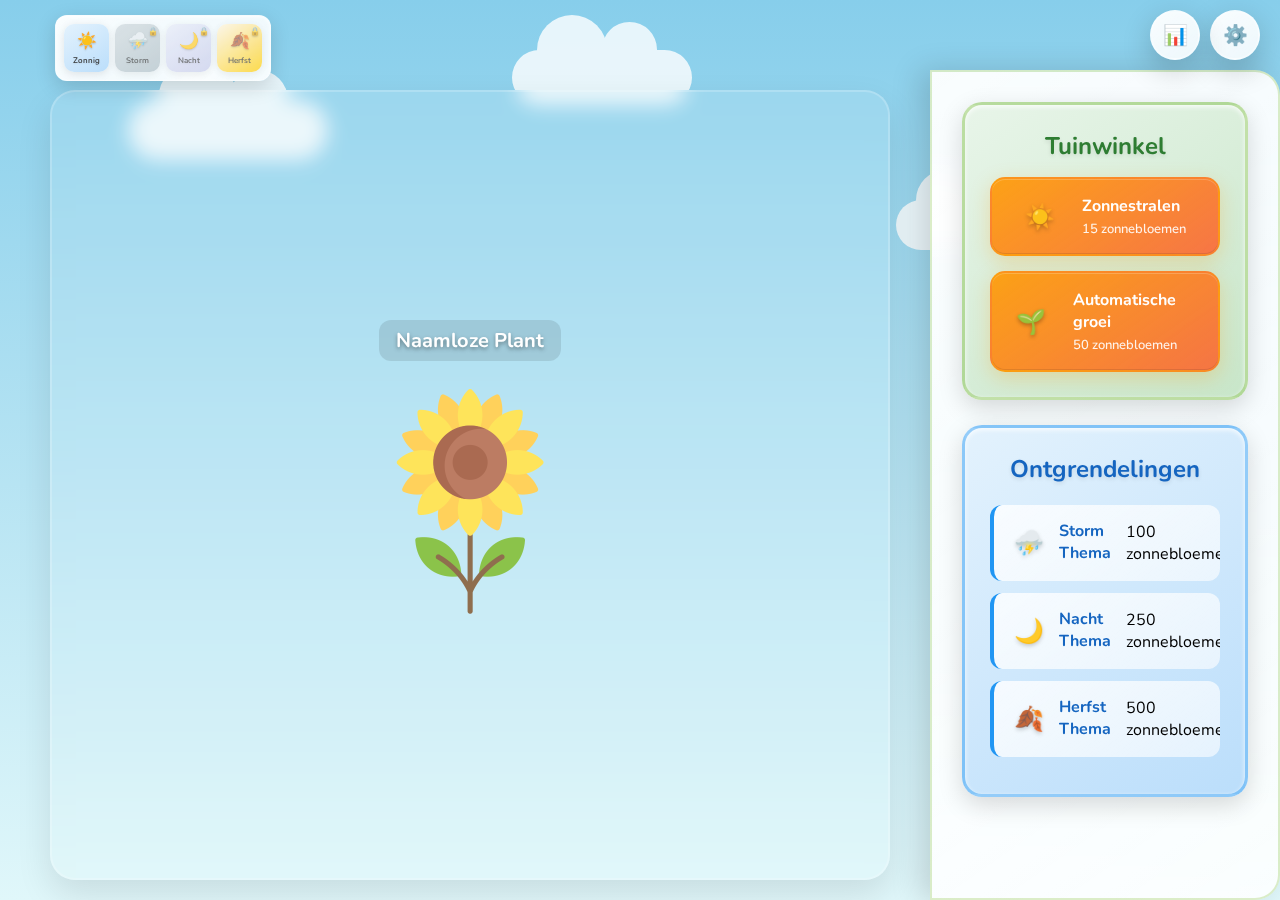
<file: Cookie clicker/index.html>
<!DOCTYPE html>
<html lang="nl">
<head>
    <meta charset="UTF-8">
    <meta name="viewport" content="width=device-width, initial-scale=1.0">
    <title>Zonnebloem Kweker</title>
    <link rel="stylesheet" href="style.css">
    <link href="https://fonts.googleapis.com/css2?family=Nunito:wght@400;700&display=swap" rel="stylesheet">
</head>
<body>
    <!-- Thema controls (verborgen radio buttons) -->
    <div class="theme-controls">
        <input type="radio" name="theme" id="theme-default" checked>
        <input type="radio" name="theme" id="theme-storm" class="theme-locked">
        <input type="radio" name="theme" id="theme-night" class="theme-locked">
        <input type="radio" name="theme" id="theme-autumn" class="theme-locked">
       
        <!-- Unlock checkboxes (gesimuleerde progressie) -->
        <input type="checkbox" id="unlock-storm" class="unlock-checkbox">
        <input type="checkbox" id="unlock-night" class="unlock-checkbox">
        <input type="checkbox" id="unlock-autumn" class="unlock-checkbox">
    </div>
   
    <!-- Achtergrond elementen voor alle thema's -->
    <div class="sky"></div>
    <div class="clouds default-clouds">
        <div class="cloud cloud1"></div>
        <div class="cloud cloud2"></div>
        <div class="cloud cloud3"></div>
    </div>
   
    <!-- Storm thema elementen -->
    <div class="storm-clouds">
        <div class="storm-cloud storm-cloud1"></div>
        <div class="storm-cloud storm-cloud2"></div>
        <div class="storm-cloud storm-cloud3"></div>
        <div class="storm-cloud storm-cloud4"></div>
        <div class="lightning lightning1"></div>
        <div class="lightning lightning2"></div>
        <div class="lightning lightning3"></div>
        <div class="rain rain1"></div>
        <div class="rain rain2"></div>
        <div class="rain rain3"></div>
        <div class="storm-fog"></div>
    </div>
   
    <!-- Nacht thema elementen -->
    <div class="night-sky">
        <div class="star star1"></div>
        <div class="star star2"></div>
        <div class="star star3"></div>
        <div class="star star4"></div>
        <div class="star star5"></div>
        <div class="shooting-star shooting-star1"></div>
        <div class="shooting-star shooting-star2"></div>
        <div class="shooting-star shooting-star3"></div>
        <div class="shooting-star shooting-star4"></div>
        <div class="shooting-star shooting-star5"></div>
        <div class="moon"></div>
    </div>
   
    <!-- Herfst thema elementen -->
    <div class="autumn-background">
        <div class="falling-leaf leaf1"></div>
        <div class="falling-leaf leaf2"></div>
        <div class="falling-leaf leaf3"></div>
        <div class="falling-leaf leaf4"></div>
        <div class="falling-leaf leaf5"></div>
        <div class="falling-leaf leaf6"></div>
        <div class="falling-leaf leaf7"></div>
        <div class="falling-leaf leaf8"></div>
        <div class="falling-leaf leaf9"></div>
        <div class="falling-leaf leaf10"></div>
    </div>
   
    <!-- Thema selectie (links boven) -->
    <div class="theme-selector">
        <div class="theme-options">
            <label for="theme-default" class="theme-option theme-default-option">
                <span class="theme-icon">☀️</span>
                <span class="theme-name">Zonnig</span>
            </label>
           
            <label for="theme-storm" class="theme-option theme-storm-option">
                <span class="theme-icon">⛈️</span>
                <span class="theme-name">Storm</span>
                <span class="theme-lock">🔒</span>
            </label>
           
            <label for="theme-night" class="theme-option theme-night-option">
                <span class="theme-icon">🌙</span>
                <span class="theme-name">Nacht</span>
                <span class="theme-lock">🔒</span>
            </label>
           
            <label for="theme-autumn" class="theme-option theme-autumn-option">
                <span class="theme-icon">🍂</span>
                <span class="theme-name">Herfst</span>
                <span class="theme-lock">🔒</span>
            </label>
        </div>
    </div>

    <!-- Settings Button -->
    <div class="settings-button" id="settingsButton">
        ⚙️
    </div>

    <!-- Stats Button -->
    <div class="stats-button" id="statsButton">
        📊
    </div>

    <!-- Settings Panel -->
    <div class="settings-panel" id="settingsPanel">
        <h3 class="settings-title">Instellingen</h3>
        <div class="volume-control">
            <label class="volume-label" for="volumeSlider">Volume</label>
            <input type="range" id="volumeSlider" class="volume-slider" min="0" max="100" value="50">
            <div class="volume-value" id="volumeValue">50%</div>
        </div>
    </div>

    <!-- Stats Panel -->
    <div class="stats-panel" id="statsPanel">
        <h3 class="stats-panel-title">📊 Statistieken</h3>
        <div class="stats-grid">
            <div class="stat-item">
                <span class="stat-icon">🌻</span>
                <div class="stat-info">
                    <span class="stat-label">Totaal Zonnebloemen</span>
                    <span class="stat-value" id="totalFlowers">0</span>
                </div>
            </div>
            <div class="stat-item">
                <span class="stat-icon">👆</span>
                <div class="stat-info">
                    <span class="stat-label">Totaal Clicks</span>
                    <span class="stat-value" id="totalClicks">0</span>
                </div>
            </div>
            <div class="stat-item">
                <span class="stat-icon">⚡</span>
                <div class="stat-info">
                    <span class="stat-label">Per Seconde</span>
                    <span class="stat-value" id="perSecond">0</span>
                </div>
            </div>
            <div class="stat-item">
                <span class="stat-icon">🏪</span>
                <div class="stat-info">
                    <span class="stat-label">Upgrades Gekocht</span>
                    <span class="stat-value" id="upgradesBought">0</span>
                </div>
            </div>
            <div class="stat-item">
                <span class="stat-icon">🎯</span>
                <div class="stat-info">
                    <span class="stat-label">Per Klik</span>
                    <span class="stat-value" id="perClick">1</span>
                </div>
            </div>
        </div>
    </div>
   
    <div class="game-layout">
        <!-- Hoofdgedeelte met zonnebloem -->
        <div class="main-area">   
            <div class="plant-name-container">
                <h2 id="plant-name" contenteditable="true" spellcheck="false">Naamloze Plant</h2>
            </div>       
            <div class="garden">
                <label class="sunflower-button" for="click-counter">
                    <img src="Images/sunflower.png" alt="Zonnebloem" class="sunflower-image" draggable="false">
                    <div class="click-effect"></div>
                </label>
                <!-- Verborgen counter voor klikken -->
                <input type="checkbox" id="click-counter" class="click-counter">
            </div>
        </div>
       
        <!-- Zijpaneel met upgrades en unlocks -->
        <div class="side-panel">
            <div class="panel-content">
                <div class="shop-container">
                    <h2 class="shop-title">Tuinwinkel</h2>
                    <div class="upgrade-buttons">
                        <div class="upgrade-btn" id="mousePowerBtn">
                            <span class="upgrade-icon">☀️</span>
                            <span class="upgrade-info">
                                <span class="upgrade-name">Zonnestralen</span>
                                <span class="upgrade-cost">15 zonnebloemen</span>
                            </span>
                        </div>
                        <div class="upgrade-btn" id="autoClickerBtn">
                            <span class="upgrade-icon">🌱</span>
                            <span class="upgrade-info">
                                <span class="upgrade-name">Automatische groei</span>
                                <span class="upgrade-cost">50 zonnebloemen</span>
                            </span>
                        </div>
                    </div>
                </div>
               
                <div class="unlocks-container">
                    <h2 class="unlocks-title">Ontgrendelingen</h2>
                    <div class="unlocks-list">
                        <div class="unlock-item" id="storm-unlock">
                            <span class="unlock-icon">⛈️</span>
                            <span class="unlock-name">Storm Thema</span>
                            <span class="unlock-status">100 zonnebloemen</span>
                        </div>
                        <div class="unlock-item" id="night-unlock">
                            <span class="unlock-icon">🌙</span>
                            <span class="unlock-name">Nacht Thema</span>
                            <span class="unlock-status">250 zonnebloemen</span>
                        </div>
                        <div class="unlock-item" id="autumn-unlock">
                            <span class="unlock-icon">🍂</span>
                            <span class="unlock-name">Herfst Thema</span>
                            <span class="unlock-status">500 zonnebloemen</span>
                        </div>
                    </div>
                </div>
            </div>
        </div>
    </div>
 
    <script src="script.js"></script>
</body>
</html>
</file>
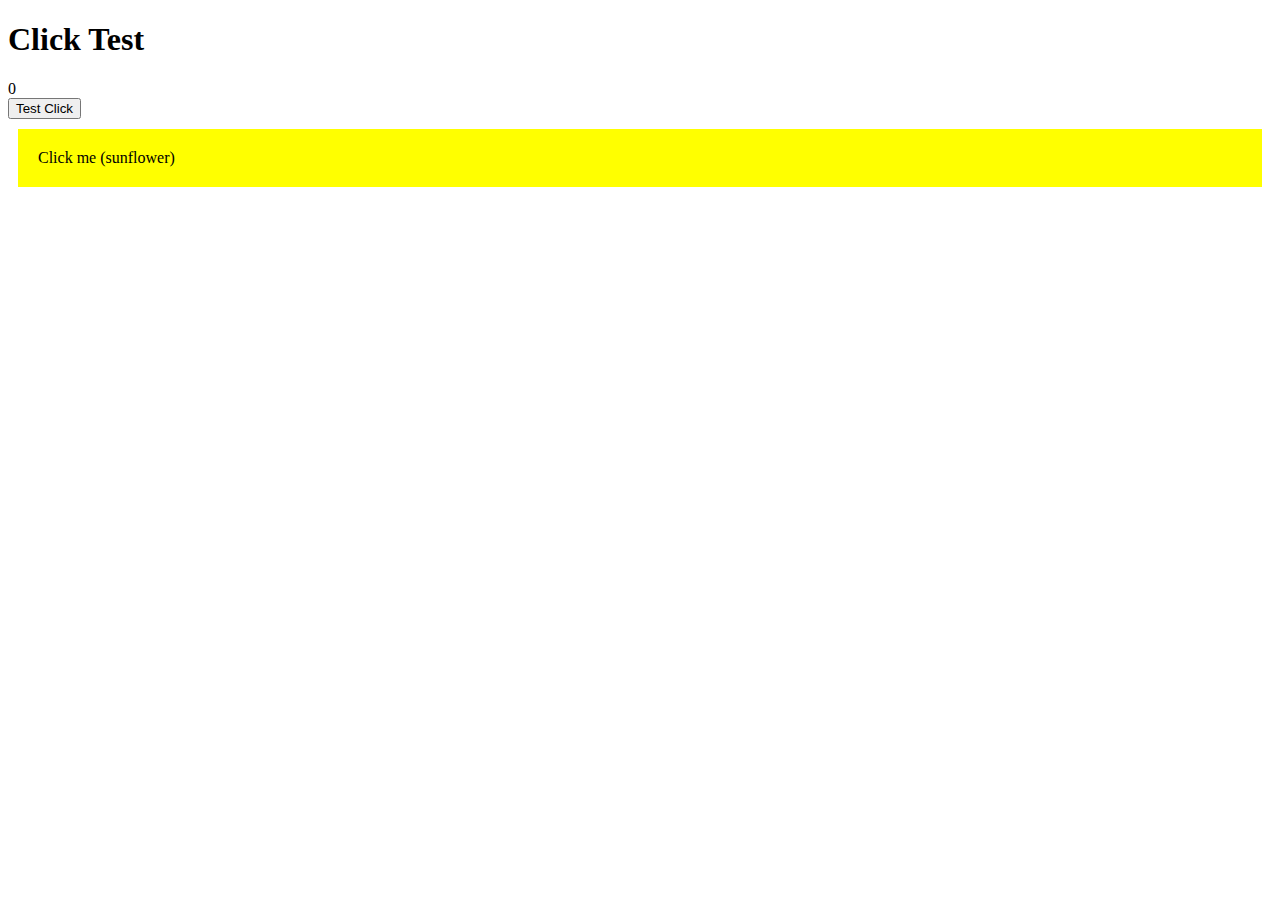
<file: Cookie clicker/test-click.html>
<!DOCTYPE html>
<html lang="nl">
<head>
    <meta charset="UTF-8">
    <meta name="viewport" content="width=device-width, initial-scale=1.0">
    <title>Click Test</title>
</head>
<body>
    <h1>Click Test</h1>
    <div id="counter">0</div>
    <button id="testButton">Test Click</button>
    <div class="sunflower-button" style="padding: 20px; background: yellow; cursor: pointer; margin: 10px;">
        Click me (sunflower)
    </div>

    <script>
        console.log('Test script loaded');
        
        let count = 0;
        
        function updateDisplay() {
            document.getElementById('counter').textContent = count;
        }
        
        function click() {
            console.log('Click function called');
            count++;
            updateDisplay();
        }
        
        document.addEventListener('DOMContentLoaded', () => {
            console.log('DOM loaded');
            
            // Test button
            const testBtn = document.getElementById('testButton');
            if (testBtn) {
                testBtn.onclick = click;
                console.log('Test button click handler set');
            }
            
            // Sunflower button
            const sunflower = document.querySelector('.sunflower-button');
            if (sunflower) {
                sunflower.onclick = click;
                console.log('Sunflower click handler set');
            }
        });
    </script>
</body>
</html>
</file>
<file: Cookie clicker/style.css>
* {
    margin: 0;
    padding: 0;
    box-sizing: border-box;
}

/* Hide scrollbars for all browsers while keeping functionality */
* {
    scrollbar-width: none; /* Firefox */
    -ms-overflow-style: none; /* Internet Explorer 10+ */
}

*::-webkit-scrollbar {
    display: none; /* Safari and Chrome */
}

body {
    margin: 0;
    padding: 0;
    font-family: 'Nunito', sans-serif;
    height: 100vh;
    width: 100vw;
    overflow: hidden;
    position: relative;
    display: flex;
    flex-direction: column;
}

/* Verborgen controls */
.theme-controls {
    position: absolute;
    left: -9999px;
}

.click-counter {
    position: absolute;
    left: -9999px;
}

.unlock-checkbox {
    position: absolute;
    left: -9999px;
}

/* Basis achtergrond (standaard thema) */
.sky {
    position: fixed;
    top: 0;
    left: 0;
    width: 100%;
    height: 100%;
    background: linear-gradient(to bottom, #87CEEB, #e0f7fa);
    z-index: -10;
    transition: all 0.5s ease;
}

/* Standaard wolken */
.clouds {
    position: fixed;
    top: 0;
    left: 0;
    width: 100%;
    height: 100%;
    z-index: -9;
    opacity: 0;
    transition: opacity 0.5s ease;
}

.default-clouds {
    opacity: 1;
}

.cloud {
    position: absolute;
    background: white;
    border-radius: 50px;
    opacity: 0.8;
}

.cloud:before, .cloud:after {
    content: '';
    position: absolute;
    background: white;
    border-radius: 50%;
}

.cloud1 {
    width: 200px;
    height: 60px;
    top: 100px;
    left: 10%;
    animation: float 30s linear infinite;
}

.cloud1:before {
    width: 80px;
    height: 80px;
    top: -40px;
    left: 30px;
}

.cloud1:after {
    width: 60px;
    height: 60px;
    top: -30px;
    left: 100px;
}

.cloud2 {
    width: 150px;
    height: 50px;
    top: 200px;
    left: 70%;
    animation: float 25s linear infinite;
}

.cloud2:before {
    width: 60px;
    height: 60px;
    top: -30px;
    left: 20px;
}

.cloud2:after {
    width: 50px;
    height: 50px;
    top: -25px;
    left: 80px;
}

.cloud3 {
    width: 180px;
    height: 55px;
    top: 50px;
    left: 40%;
    animation: float 35s linear infinite;
}

.cloud3:before {
    width: 70px;
    height: 70px;
    top: -35px;
    left: 25px;
}

.cloud3:after {
    width: 55px;
    height: 55px;
    top: -28px;
    left: 90px;
}

@keyframes float {
    0% {
        transform: translateX(0);
    }
    50% {
        transform: translateX(200px);
    }
    100% {
        transform: translateX(0);
    }
}

/* Storm thema elementen */
.storm-clouds {
    position: fixed;
    top: 0;
    left: 0;
    width: 100%;
    height: 100%;
    z-index: -9;
    opacity: 0;
    transition: opacity 0.5s ease;
}

.storm-cloud {
    position: absolute;
    background: linear-gradient(145deg, #2c3e50, #34495e);
    border-radius: 50px;
    opacity: 0.95;
    filter: drop-shadow(0 0 20px rgba(0, 0, 0, 0.5));
    box-shadow: inset 0 -10px 20px rgba(0, 0, 0, 0.3);
}

.storm-cloud:before, .storm-cloud:after {
    content: '';
    position: absolute;
    background: linear-gradient(145deg, #1a252f, #2c3e50);
    border-radius: 50%;
    box-shadow: inset 0 -5px 15px rgba(0, 0, 0, 0.4);
}

.storm-cloud1 {
    width: 250px;
    height: 80px;
    top: 70px;
    left: 20%;
    animation: stormFloat 15s linear infinite;
}

.storm-cloud1:before {
    width: 100px;
    height: 100px;
    top: -50px;
    left: 40px;
}

.storm-cloud1:after {
    width: 80px;
    height: 80px;
    top: -40px;
    left: 120px;
}

.storm-cloud2 {
    width: 200px;
    height: 70px;
    top: 150px;
    left: 60%;
    animation: stormFloat 18s linear infinite reverse;
}

.storm-cloud2:before {
    width: 90px;
    height: 90px;
    top: -45px;
    left: 30px;
}

.storm-cloud2:after {
    width: 70px;
    height: 70px;
    top: -35px;
    left: 100px;
}

.storm-cloud3 {
    width: 180px;
    height: 60px;
    top: 40px;
    left: 50%;
    animation: stormFloat 20s linear infinite;
    animation-delay: -5s;
}

.storm-cloud3:before {
    width: 80px;
    height: 80px;
    top: -40px;
    left: 20px;
}

.storm-cloud3:after {
    width: 60px;
    height: 60px;
    top: -30px;
    left: 90px;
}

.storm-cloud4 {
    width: 220px;
    height: 75px;
    top: 120px;
    left: 10%;
    animation: stormFloat 25s linear infinite reverse;
    animation-delay: -10s;
}

.storm-cloud4:before {
    width: 95px;
    height: 95px;
    top: -48px;
    left: 35px;
}

.storm-cloud4:after {
    width: 75px;
    height: 75px;
    top: -38px;
    left: 110px;
}

.lightning {
    position: absolute;
    width: 3px;
    height: 120px;
    background: linear-gradient(to bottom, #ffffff, #e3f2fd, #ffffff);
    transform-origin: top;
    opacity: 0;
    box-shadow: 0 0 10px #ffffff, 0 0 20px #81d4fa, 0 0 30px #ffffff;
    border-radius: 2px;
}

.lightning1 {
    top: 150px;
    left: 30%;
    animation: lightning 5s infinite;
    animation-delay: 1s;
}

.lightning2 {
    top: 100px;
    left: 65%;
    animation: lightning 7s infinite;
    animation-delay: 3s;
}

.lightning3 {
    top: 130px;
    left: 80%;
    animation: lightning 6s infinite;
    animation-delay: 2s;
    height: 140px;
}

/* Regendruppels */
.raindrop {
    position: absolute;
    width: 2px;
    height: 15px;
    background: linear-gradient(to bottom, rgba(173, 216, 230, 0.8), rgba(135, 206, 235, 0.9));
    border-radius: 0 0 50% 50%;
    animation: rainFall 1s linear infinite;
    pointer-events: none;
    opacity: 0.7;
    will-change: transform;
}

.raindrop1 { left: 5%; animation-delay: 0s; animation-duration: 0.8s; }
.raindrop2 { left: 12%; animation-delay: 0.1s; animation-duration: 1.2s; }
.raindrop3 { left: 18%; animation-delay: 0.3s; animation-duration: 0.9s; }
.raindrop4 { left: 25%; animation-delay: 0.5s; animation-duration: 1.1s; }
.raindrop5 { left: 32%; animation-delay: 0.2s; animation-duration: 1.0s; }
.raindrop6 { left: 40%; animation-delay: 0.7s; animation-duration: 0.85s; }
.raindrop7 { left: 47%; animation-delay: 0.4s; animation-duration: 1.15s; }
.raindrop8 { left: 55%; animation-delay: 0.6s; animation-duration: 0.95s; }
.raindrop9 { left: 62%; animation-delay: 0.8s; animation-duration: 1.05s; }
.raindrop10 { left: 70%; animation-delay: 0.1s; animation-duration: 0.9s; }
.raindrop11 { left: 77%; animation-delay: 0.9s; animation-duration: 1.3s; }
.raindrop12 { left: 85%; animation-delay: 0.3s; animation-duration: 0.8s; }
.raindrop13 { left: 92%; animation-delay: 0.5s; animation-duration: 1.1s; }
.raindrop14 { left: 8%; animation-delay: 0.7s; animation-duration: 1.0s; }
.raindrop15 { left: 95%; animation-delay: 0.2s; animation-duration: 0.9s; }

.storm-fog {
    position: absolute;
    top: 0;
    left: 0;
    width: 100%;
    height: 100%;
    background: radial-gradient(ellipse at center, rgba(44, 62, 80, 0.1) 0%, transparent 70%);
    opacity: 0.6;
    animation: fogMove 30s ease-in-out infinite;
    pointer-events: none;
}

@keyframes stormFloat {
    0% {
        transform: translateX(0);
    }
    50% {
        transform: translateX(150px);
    }
    100% {
        transform: translateX(0);
    }
}

@keyframes lightning {
    0% {
        opacity: 0;
        transform: scaleY(0);
    }
    1% {
        opacity: 1;
        transform: scaleY(1);
    }
    2% {
        opacity: 0;
        transform: scaleY(0);
    }
    3% {
        opacity: 1;
        transform: scaleY(1);
    }
    4% {
        opacity: 0;
        transform: scaleY(0);
    }
    100% {
        opacity: 0;
        transform: scaleY(0);
    }
}

@keyframes rainFall {
    0% {
        top: -20px;
        opacity: 0;
    }
    10% {
        opacity: 0.7;
    }
    90% {
        opacity: 0.7;
    }
    100% {
        top: 100vh;
        opacity: 0;
    }
}

@keyframes fogMove {
    0% {
        transform: translateX(-20px) translateY(-10px);
        opacity: 0.4;
    }
    50% {
        transform: translateX(20px) translateY(10px);
        opacity: 0.8;
    }
    100% {
        transform: translateX(-20px) translateY(-10px);
        opacity: 0.4;
    }
}

/* Nacht thema elementen */
.night-sky {
    position: fixed;
    top: 0;
    left: 0;
    width: 100%;
    height: 100%;
    background: linear-gradient(to bottom, #0a0e2c, #1a237e);
    z-index: -9;
    opacity: 0;
    transition: opacity 0.5s ease;
}

.star {
    position: absolute;
    width: 3px;
    height: 3px;
    background-color: white;
    border-radius: 50%;
    animation: twinkle 3s infinite;
}

.star1 {
    top: 10%;
    left: 20%;
    animation-delay: 0s;
}

.star2 {
    top: 15%;
    left: 50%;
    animation-delay: 0.5s;
}

.star3 {
    top: 25%;
    left: 80%;
    animation-delay: 1s;
}

.star4 {
    top: 40%;
    left: 30%;
    animation-delay: 1.5s;
}

.star5 {
    top: 35%;
    left: 70%;
    animation-delay: 2s;
}

.moon {
    position: absolute;
    top: 80px;
    left: 70%;
    width: 80px;
    height: 80px;
    background-color: #f5f5f5;
    border-radius: 50%;
    box-shadow: 0 0 20px rgba(255, 255, 255, 0.8);
}

@keyframes twinkle {
    0% {
        opacity: 0.3;
        transform: scale(1);
    }
    50% {
        opacity: 1;
        transform: scale(1.5);
    }
    100% {
        opacity: 0.3;
        transform: scale(1);
    }
}

/* Vallende sterren */
.shooting-star {
    position: absolute;
    width: 4px;
    height: 4px;
    background: #ffffff;
    border-radius: 50%;
    opacity: 0;
    pointer-events: none;
    box-shadow: 0 0 8px #ffffff, 0 0 16px #ffffff;
    will-change: transform, opacity;
}

.shooting-star::before {
    content: '';
    position: absolute;
    top: 1px;
    left: 1px;
    width: 150px;
    height: 2px;
    background: linear-gradient(to right, rgba(255, 255, 255, 0.3), rgba(255, 255, 255, 1), rgba(255, 255, 255, 0));
    transform-origin: right center;
    transform: rotate(-45deg);
    box-shadow: 0 0 10px rgba(255, 255, 255, 0.9), 0 0 20px rgba(135, 206, 250, 0.6);
    border-radius: 2px;
}

.shooting-star1 {
    top: 5%;
    left: 80%;
    animation: shootingStar 4s linear infinite;
    animation-delay: 1s;
}

.shooting-star2 {
    top: 15%;
    left: 90%;
    animation: shootingStar 5s linear infinite;
    animation-delay: 3s;
}

.shooting-star3 {
    top: 8%;
    left: 75%;
    animation: shootingStar 4.5s linear infinite;
    animation-delay: 6s;
}

.shooting-star4 {
    top: 20%;
    left: 85%;
    animation: shootingStar 5.5s linear infinite;
    animation-delay: 8s;
}

.shooting-star5 {
    top: 12%;
    left: 95%;
    animation: shootingStar 4.8s linear infinite;
    animation-delay: 10s;
}

.shooting-star6 {
    top: 8%;
    left: 70%;
    animation: shootingStar 5.2s linear infinite;
    animation-delay: 2s;
}

.shooting-star7 {
    top: 25%;
    left: 88%;
    animation: shootingStar 4.3s linear infinite;
    animation-delay: 4s;
}

.shooting-star8 {
    top: 18%;
    left: 92%;
    animation: shootingStar 5.8s linear infinite;
    animation-delay: 7s;
}

.shooting-star9 {
    top: 6%;
    left: 82%;
    animation: shootingStar 4.7s linear infinite;
    animation-delay: 9s;
}

.shooting-star10 {
    top: 22%;
    left: 78%;
    animation: shootingStar 5.1s linear infinite;
    animation-delay: 12s;
}

.shooting-star11 {
    top: 14%;
    left: 86%;
    animation: shootingStar 4.9s linear infinite;
    animation-delay: 1.5s;
}

.shooting-star12 {
    top: 28%;
    left: 94%;
    animation: shootingStar 5.4s linear infinite;
    animation-delay: 5.5s;
}

.shooting-star13 {
    top: 10%;
    left: 76%;
    animation: shootingStar 4.6s linear infinite;
    animation-delay: 8.5s;
}

.shooting-star14 {
    top: 16%;
    left: 90%;
    animation: shootingStar 5.3s linear infinite;
    animation-delay: 11.5s;
}

.shooting-star15 {
    top: 4%;
    left: 84%;
    animation: shootingStar 4.4s linear infinite;
    animation-delay: 3.5s;
}

.shooting-star16 {
    top: 26%;
    left: 72%;
    animation: shootingStar 5.6s linear infinite;
    animation-delay: 6.5s;
}

.shooting-star17 {
    top: 20%;
    left: 96%;
    animation: shootingStar 4.8s linear infinite;
    animation-delay: 13s;
}

.shooting-star18 {
    top: 7%;
    left: 74%;
    animation: shootingStar 5.0s linear infinite;
    animation-delay: 2.5s;
}

.shooting-star19 {
    top: 24%;
    left: 80%;
    animation: shootingStar 4.5s linear infinite;
    animation-delay: 14.5s;
}

.shooting-star20 {
    top: 11%;
    left: 98%;
    animation: shootingStar 5.7s linear infinite;
    animation-delay: 0.5s;
}

@keyframes shootingStar {
    0% {
        opacity: 0;
        transform: translateX(0) translateY(0) scale(0);
    }
    5% {
        opacity: 1;
        transform: translateX(0) translateY(0) scale(1);
    }
    25% {
        opacity: 1;
        transform: translateX(-400px) translateY(300px) scale(1);
    }
    35% {
        opacity: 0.5;
        transform: translateX(-500px) translateY(400px) scale(0.8);
    }
    100% {
        opacity: 0;
        transform: translateX(-600px) translateY(500px) scale(0);
    }
}

/* Herfst thema elementen */
.autumn-background {
    position: fixed;
    top: 0;
    left: 0;
    width: 100%;
    height: 100%;
    background: linear-gradient(to bottom, #ff9800, #f57c00);
    z-index: -9;
    opacity: 0;
    transition: opacity 0.5s ease;
}

.falling-leaf {
    position: absolute;
    width: 20px;
    height: 20px;
    background-color: #e65100;
    border-radius: 30% 70% 70% 30% / 30% 30% 70% 70%;
    animation: falling 10s linear infinite;
    will-change: transform;
}

.leaf1 {
    top: -20px;
    left: 20%;
    animation-delay: 0s;
}

.leaf2 {
    top: -20px;
    left: 40%;
    animation-delay: 2s;
    background-color: #ff9800;
}

.leaf3 {
    top: -20px;
    left: 60%;
    animation-delay: 4s;
    background-color: #ffb74d;
}

.leaf4 {
    top: -20px;
    left: 80%;
    animation-delay: 6s;
    background-color: #ff5722;
}

.leaf5 {
    top: -20px;
    left: 10%;
    animation-delay: 8s;
    background-color: #bf360c;
}

.leaf6 {
    top: -20px;
    left: 30%;
    animation-delay: 1s;
    background-color: #ffab40;
}

.leaf7 {
    top: -20px;
    left: 50%;
    animation-delay: 3s;
    background-color: #d84315;
}

.leaf8 {
    top: -20px;
    left: 70%;
    animation-delay: 5s;
    background-color: #ff6d00;
}

.leaf9 {
    top: -20px;
    left: 90%;
    animation-delay: 7s;
    background-color: #e65100;
}

.leaf10 {
    top: -20px;
    left: 0%;
    animation-delay: 9s;
    background-color: #ff9800;
}

@keyframes falling {
    0% {
        top: -20px;
        transform: rotate(0deg) translateX(0);
    }
    100% {
        top: 100vh;
        transform: rotate(360deg) translateX(100px);
    }
}

/* Thema selectie (links boven) */
.theme-selector {
    position: absolute;
    top: 15px;
    left: 55px;
    z-index: 1000;
    background: linear-gradient(145deg, rgba(255, 255, 255, 0.95), rgba(255, 255, 255, 0.85));
    backdrop-filter: blur(15px);
    border-radius: 12px;
    padding: 8px;
    box-shadow: 
        0 6px 20px rgba(0, 0, 0, 0.15),
        inset 0 1px 3px rgba(255, 255, 255, 0.8);
    border: 1px solid rgba(255, 255, 255, 0.3);
}

.theme-options {
    display: flex;
    flex-direction: row;
    gap: 6px;
}

.theme-option {
    display: flex;
    flex-direction: column;
    align-items: center;
    padding: 6px;
    border-radius: 10px;
    cursor: pointer;
    position: relative;
    width: 45px;
    transition: all 0.3s cubic-bezier(0.4, 0, 0.2, 1);
    box-shadow: 0 2px 8px rgba(0, 0, 0, 0.1);
}

.theme-option:hover {
    transform: translateY(-2px);
    box-shadow: 0 4px 12px rgba(0, 0, 0, 0.15);
}

.theme-default-option {
    background: linear-gradient(145deg, #E3F2FD, #BBDEFB);
}

.theme-storm-option {
    background: linear-gradient(145deg, #CFD8DC, #B0BEC5);
    opacity: 0.7;
}

.theme-night-option {
    background: linear-gradient(145deg, #E8EAF6, #C5CAE9);
    opacity: 0.7;
}

.theme-autumn-option {
    background: linear-gradient(145deg, #FFF3E0, #FFCC02);
    opacity: 0.7;
}

.theme-icon {
    font-size: 16px;
    margin-bottom: 3px;
    text-shadow: 0 1px 2px rgba(0, 0, 0, 0.2);
}

.theme-name {
    font-size: 8px;
    font-weight: 600;
    color: #333;
    text-shadow: 0 1px 2px rgba(0, 0, 0, 0.1);
}

.theme-lock {
    position: absolute;
    top: 2px;
    right: 2px;
    font-size: 8px;
    text-shadow: 0 1px 2px rgba(0, 0, 0, 0.3);
}

/* Hoofdlayout */
.game-layout {
    display: flex;
    width: 100%;
    height: 100vh;
    padding-top: 70px;
    gap: 20px;
}

/* Linkerkant stats */
.left-stats {
    width: 320px;
    padding: 20px;
}

.detailed-stats {
    background: linear-gradient(145deg, rgba(255, 255, 255, 0.95), rgba(255, 255, 255, 0.85));
    backdrop-filter: blur(15px);
    border-radius: 25px;
    padding: 30px;
    box-shadow: 
        0 15px 35px rgba(0, 0, 0, 0.15),
        inset 0 2px 5px rgba(255, 255, 255, 0.8);
    border: 2px solid rgba(255, 255, 255, 0.3);
    margin-top: 45px;
}

.stats-title {
    color: #6366f1;
    font-size: 24px;
    font-weight: 700;
    margin-bottom: 25px;
    text-align: center;
    text-shadow: 0 2px 4px rgba(0, 0, 0, 0.1);
}

.detailed-stats .stat-item {
    display: flex;
    align-items: center;
    padding: 15px;
    margin-bottom: 12px;
    background: linear-gradient(145deg, rgba(255, 255, 255, 0.7), rgba(255, 255, 255, 0.5));
    border-radius: 15px;
    box-shadow: 0 4px 12px rgba(0, 0, 0, 0.1);
    transition: all 0.3s ease;
}

.detailed-stats .stat-item:hover {
    transform: translateX(5px);
    box-shadow: 0 6px 20px rgba(0, 0, 0, 0.15);
}

.stat-icon {
    font-size: 28px;
    margin-right: 15px;
    text-shadow: 0 2px 4px rgba(0, 0, 0, 0.2);
}

.stat-info {
    display: flex;
    flex-direction: column;
    flex: 1;
}

.stat-label {
    font-size: 14px;
    color: #666;
    font-weight: 500;
    margin-bottom: 3px;
}

.detailed-stats .stat-value {
    font-size: 20px;
    font-weight: 700;
    color: #6366f1;
}

.main-area {
    flex: 1;
    display: flex;
    flex-direction: column;
    justify-content: center;
    align-items: center;
    padding: 40px;
    background: rgba(255, 255, 255, 0.1);
    backdrop-filter: blur(10px);
    margin: 20px;
    border-radius: 25px;
    border: 2px solid rgba(255, 255, 255, 0.2);
    box-shadow: 0 15px 35px rgba(0, 0, 0, 0.1);
    margin-left: 50px;
}

.side-panel {
    width: 350px;
    height: 100%;
    background: linear-gradient(145deg, rgba(255, 255, 255, 0.95), rgba(255, 255, 255, 0.85));
    backdrop-filter: blur(15px);
    border-left: none;
    box-shadow: -10px 0 30px rgba(0, 0, 0, 0.15);
    transition: all 0.5s ease;
    overflow-y: auto;
    overflow-x: hidden;
    border-radius: 0 25px 25px 0;
    border: 2px solid rgba(139, 195, 74, 0.3);
}

.panel-content {
    padding: 30px;
    height: 100%;
    overflow-y: auto;
}

/* Stats container */
.stats-container {
    display: none;
}

/* Sunflower Counter */
.sunflower-counter {
    display: flex;
    align-items: center;
    justify-content: center;
    gap: 10px;
    background: linear-gradient(145deg, rgba(255, 255, 255, 0.95), rgba(255, 255, 255, 0.85));
    backdrop-filter: blur(15px);
    border-radius: 20px;
    padding: 15px 25px;
    margin: 20px auto;
    box-shadow: 
        0 8px 25px rgba(0, 0, 0, 0.15),
        inset 0 2px 5px rgba(255, 255, 255, 0.8);
    border: 2px solid rgba(255, 193, 7, 0.3);
    transition: all 0.3s ease;
}

/* Tooltip Styles */
.tooltip {
    position: absolute;
    background: rgba(0, 0, 0, 0.9);
    color: white;
    padding: 8px 12px;
    border-radius: 6px;
    font-size: 14px;
    font-weight: 500;
    white-space: nowrap;
    z-index: 1000;
    pointer-events: none;
    opacity: 0;
    transform: translateX(-50%) translateY(-10px);
    transition: opacity 0.2s ease, transform 0.2s ease;
    box-shadow: 0 4px 12px rgba(0, 0, 0, 0.3);
    border: 1px solid rgba(255, 255, 255, 0.1);
    bottom: 100%;
    left: 50%;
    margin-bottom: 5px;
    max-width: 200px;
    text-align: center;
}

.tooltip.show {
    opacity: 1 !important;
    transform: translateX(-50%) translateY(0) !important;
    transition: opacity 0.2s ease, transform 0.2s ease;
}

/* Make tooltips more visible */
.tooltip {
    font-size: 12px;
    font-weight: 600;
    background: rgba(0, 0, 0, 0.95);
    border: 2px solid rgba(255, 255, 255, 0.2);
}

.tooltip::after {
    content: '';
    position: absolute;
    top: 100%;
    left: 50%;
    transform: translateX(-50%);
    border-left: 5px solid transparent;
    border-right: 5px solid transparent;
    border-top: 5px solid rgba(0, 0, 0, 0.9);
}

/* Theme-aware tooltip styles */
#theme-storm:checked ~ * .tooltip,
body:has(#theme-storm:checked) .tooltip {
    background: rgba(69, 90, 100, 0.95);
    border-color: rgba(176, 190, 197, 0.3);
}

#theme-storm:checked ~ * .tooltip::after,
body:has(#theme-storm:checked) .tooltip::after {
    border-top-color: rgba(69, 90, 100, 0.95);
}

#theme-night:checked ~ * .tooltip,
body:has(#theme-night:checked) .tooltip {
    background: rgba(26, 35, 126, 0.95);
    border-color: rgba(197, 202, 233, 0.3);
}

#theme-night:checked ~ * .tooltip::after,
body:has(#theme-night:checked) .tooltip::after {
    border-top-color: rgba(26, 35, 126, 0.95);
}

#theme-autumn:checked ~ * .tooltip,
body:has(#theme-autumn:checked) .tooltip {
    background: rgba(191, 54, 12, 0.95);
    border-color: rgba(255, 204, 188, 0.3);
}

#theme-autumn:checked ~ * .tooltip::after,
body:has(#theme-autumn:checked) .tooltip::after {
    border-top-color: rgba(191, 54, 12, 0.95);
}

/* Tooltip positioning classes */
.tooltip.tooltip-left {
    left: 10px;
    transform: translateY(-10px);
}

.tooltip.tooltip-left.show {
    transform: translateY(0);
}

.tooltip.tooltip-left::after {
    left: 20px;
}

.tooltip.tooltip-right {
    right: 10px;
    left: auto;
    transform: translateY(-10px);
}

.tooltip.tooltip-right.show {
    transform: translateY(0);
}

.tooltip.tooltip-right::after {
    left: auto;
    right: 20px;
}

.counter-value {
    font-size: 32px;
    font-weight: 700;
    color: #FF9800;
    text-shadow: 0 2px 4px rgba(0, 0, 0, 0.2);
    min-width: 60px;
    text-align: center;
}

.counter-label {
    font-size: 16px;
    font-weight: 600;
    color: #333;
    text-shadow: 0 1px 2px rgba(0, 0, 0, 0.1);
}

/* Garden */
.garden {
    position: relative;
    width: 300px;
    height: 300px;
    background: transparent;
    border-radius: 50%;
    overflow: visible;
    transition: all 0.3s ease;
    margin: 0 auto;
}

.garden:before {
    display: none;
}

.sunflower-button {
    width: 256px;
    height: 256px;
    cursor: pointer;
    position: absolute;
    top: 50%;
    left: 50%;
    transform: translate(-50%, -50%);
    transition: all 0.15s ease;
    z-index: 1;
    display: block;
    border-radius: 50%;
    background: none;
    padding: 0;
    border: none;
    outline: none;
    user-select: none;
    -webkit-user-select: none;
    -moz-user-select: none;
    -ms-user-select: none;
    -webkit-user-drag: none;
    -khtml-user-drag: none;
    -moz-user-drag: none;
    -o-user-drag: none;
}

.sunflower-button:hover {
    transform: translate(-50%, -50%) scale(1.05);
}

.sunflower-button:active {
    transform: translate(-50%, -50%) scale(0.95);
    transition: all 0.05s ease;
}

.sunflower-image {
    width: 100%;
    height: 100%;
    object-fit: cover;
    border-radius: 50%;
    transition: all 0.15s ease;
    user-select: none;
    -webkit-user-select: none;
    -moz-user-select: none;
    -ms-user-select: none;
    -webkit-user-drag: none;
    -khtml-user-drag: none;
    -moz-user-drag: none;
    -o-user-drag: none;
    pointer-events: none;
}

.click-effect {
    position: absolute;
    width: 80px;
    height: 80px;
    background: radial-gradient(circle, rgba(255,255,0,0.8) 0%, rgba(255,255,0,0) 70%);
    border-radius: 50%;
    pointer-events: none;
    opacity: 0;
    transform: scale(0);
    margin-top: -40px;
    margin-left: -40px;
    z-index: 10;
    will-change: transform, opacity;
}

@keyframes clickPulse {
    0% {
        opacity: 0;
        transform: scale(0);
    }
    50% {
        opacity: 1;
        transform: scale(1.2);
    }
    100% {
        opacity: 0;
        transform: scale(1.5);
    }
}

/* Shop container */
.shop-container {
    background: linear-gradient(145deg, #E8F5E9, #C8E6C9);
    border-radius: 20px;
    padding: 25px;
    margin-bottom: 25px;
    box-shadow: 
        0 8px 25px rgba(0, 0, 0, 0.15),
        inset 0 2px 5px rgba(255, 255, 255, 0.8);
    border: 3px solid rgba(139, 195, 74, 0.4);
    transition: all 0.5s ease;
    backdrop-filter: blur(10px);
}

.shop-title {
    color: #2E7D32;
    font-size: 24px;
    margin-bottom: 15px;
    font-weight: 700;
    text-align: center;
    text-shadow: 0 2px 4px rgba(0, 0, 0, 0.1);
}


.upgrade-buttons {
    display: flex;
    flex-direction: column;
    gap: 15px;
}

.upgrade-btn {
    background: linear-gradient(145deg, #FF9800, #F57C00);
    color: white;
    border: none;
    padding: 15px;
    border-radius: 15px;
    cursor: pointer;
    font-size: 15px;
    font-weight: 600;
    transition: transform 0.2s ease, box-shadow 0.2s ease;
    display: flex;
    align-items: center;
    text-align: left;
    box-shadow: 
        0 6px 15px rgba(255, 152, 0, 0.3),
        inset 0 2px 5px rgba(255, 255, 255, 0.3);
    border-bottom: 4px solid #E65100;
    position: relative;
    overflow: hidden;
    will-change: transform, box-shadow;
}

.upgrade-btn:hover {
    background: linear-gradient(145deg, #FFB74D, #FF9800);
    transform: translateY(-2px);
    box-shadow: 
        0 8px 20px rgba(255, 152, 0, 0.4),
        inset 0 2px 5px rgba(255, 255, 255, 0.4);
}

.upgrade-btn:active {
    transform: translateY(-1px);
    border-bottom-width: 2px;
}

.upgrade-icon {
    font-size: 24px;
    margin-right: 15px;
    display: inline-block;
    text-shadow: 0 2px 4px rgba(0, 0, 0, 0.3);
}

.upgrade-info {
    display: flex;
    flex-direction: column;
}

.upgrade-name {
    font-weight: 700;
    font-size: 16px;
    margin-bottom: 3px;
}

.upgrade-cost {
    font-size: 13px;
    opacity: 0.9;
    font-weight: 500;
}

/* Auto-Clicker Upgrades Section */
.autoclicker-section {
    margin-top: 20px;
    padding-top: 20px;
    border-top: 2px solid rgba(76, 175, 80, 0.3);
    opacity: 0;
    max-height: 0;
    overflow: hidden;
    transition: opacity 0.3s ease, max-height 0.3s ease;
    will-change: opacity, max-height;
}

.shop-container:hover .autoclicker-section {
    opacity: 1;
    max-height: 400px;
    overflow-y: auto;
    padding-right: 5px;
}

.autoclicker-title {
    color: #4CAF50;
    font-size: 18px;
    margin-bottom: 15px;
    font-weight: 700;
    text-align: center;
    text-shadow: 0 2px 4px rgba(0, 0, 0, 0.1);
    background: linear-gradient(145deg, rgba(76, 175, 80, 0.1), rgba(139, 195, 74, 0.1));
    padding: 10px;
    border-radius: 12px;
    border: 1px solid rgba(76, 175, 80, 0.2);
}

.autoclicker-buttons {
    display: flex;
    flex-direction: column;
    gap: 12px;
}

/* Custom scrollbar for auto-clicker section */
.autoclicker-section::-webkit-scrollbar {
    width: 6px;
}

.autoclicker-section::-webkit-scrollbar-track {
    background: rgba(76, 175, 80, 0.1);
    border-radius: 3px;
}

.autoclicker-section::-webkit-scrollbar-thumb {
    background: rgba(76, 175, 80, 0.6);
    border-radius: 3px;
}

.autoclicker-section::-webkit-scrollbar-thumb:hover {
    background: rgba(76, 175, 80, 0.8);
}


.autoclicker-upgrade {
    background: linear-gradient(145deg, #4CAF50, #388E3C) !important;
    border-bottom-color: #2E7D32 !important;
    color: white !important;
    box-shadow: 
        0 6px 15px rgba(76, 175, 80, 0.3),
        inset 0 2px 5px rgba(255, 255, 255, 0.3);
    will-change: transform, box-shadow;
}

.autoclicker-upgrade:hover {
    background: linear-gradient(145deg, #66BB6A, #4CAF50) !important;
    box-shadow: 
        0 10px 25px rgba(76, 175, 80, 0.4),
        inset 0 2px 5px rgba(255, 255, 255, 0.4);
}

.autoclicker-upgrade .upgrade-name {
    color: white !important;
    text-shadow: 0 2px 4px rgba(0, 0, 0, 0.3);
}

.autoclicker-upgrade .upgrade-cost {
    color: rgba(255, 255, 255, 0.9) !important;
    text-shadow: 0 1px 2px rgba(0, 0, 0, 0.3);
}

.upgrade-boost {
    font-size: 11px;
    color: #E8F5E9;
    font-weight: 600;
    margin-top: 3px;
    font-style: italic;
    text-shadow: 0 1px 2px rgba(0, 0, 0, 0.3);
}

/* Unlocks container */
.unlocks-container {
    background: linear-gradient(145deg, #E3F2FD, #BBDEFB);
    border-radius: 20px;
    padding: 25px;
    margin-bottom: 25px;
    box-shadow: 
        0 8px 25px rgba(0, 0, 0, 0.15),
        inset 0 2px 5px rgba(255, 255, 255, 0.8);
    border: 3px solid rgba(33, 150, 243, 0.4);
    transition: all 0.5s ease;
    backdrop-filter: blur(10px);
}

.unlocks-title {
    color: #1565C0;
    font-size: 24px;
    margin-bottom: 20px;
    font-weight: 700;
    text-align: center;
    text-shadow: 0 2px 4px rgba(0, 0, 0, 0.1);
}

.unlocks-list {
    display: flex;
    flex-direction: column;
    max-height: 300px;
    overflow-y: auto;
}

.unlock-item {
    display: flex;
    align-items: center;
    padding: 15px 20px;
    margin-bottom: 12px;
    background: linear-gradient(145deg, rgba(255, 255, 255, 0.8), rgba(255, 255, 255, 0.6));
    border-radius: 12px;
    border-left: 4px solid #2196F3;
    transition: transform 0.2s ease, box-shadow 0.2s ease;
    will-change: transform, box-shadow;
    gap: 15px;
}

.unlock-item:hover {
    transform: translateX(5px);
    box-shadow: 0 6px 20px rgba(0, 0, 0, 0.15);
    border-left-color: #1976D2;
}

.unlock-icon {
    font-size: 24px;
    text-shadow: 0 2px 4px rgba(0, 0, 0, 0.2);
    flex-shrink: 0;
}

.unlock-info {
    display: flex;
    flex-direction: column;
    flex: 1;
}

.unlock-name {
    font-weight: 700;
    font-size: 16px;
    color: #1565C0;
    margin-bottom: 2px;
}

.unlock-description {
    font-size: 12px;
    color: #42A5F5;
    font-weight: 500;
    opacity: 0.9;
}

.unlock-purchase {
    display: flex;
    flex-direction: column;
    align-items: flex-end;
    gap: 8px;
}

.unlock-cost {
    font-size: 14px;
    font-weight: 600;
    color: #FF9800;
    text-shadow: 0 1px 2px rgba(0, 0, 0, 0.1);
}

.purchase-btn {
    background: linear-gradient(145deg, #4CAF50, #388E3C);
    color: white;
    border: none;
    padding: 8px 16px;
    border-radius: 8px;
    font-size: 12px;
    font-weight: 600;
    cursor: pointer;
    transition: all 0.2s ease;
    box-shadow: 0 2px 8px rgba(76, 175, 80, 0.3);
    will-change: transform, box-shadow;
}

.purchase-btn:hover {
    background: linear-gradient(145deg, #66BB6A, #4CAF50);
    transform: translateY(-1px);
    box-shadow: 0 4px 12px rgba(76, 175, 80, 0.4);
}

.purchase-btn:active {
    transform: translateY(0);
}

.purchase-btn:disabled {
    background: #BDBDBD;
    cursor: not-allowed;
    box-shadow: none;
    transform: none;
}

@keyframes fadeOut {
    0% { opacity: 1; }
    100% { opacity: 0; }
}

@keyframes clickEffect {
    0% { opacity: 1; transform: scale(0); }
    100% { opacity: 0; transform: scale(2); }
}

/* Thema activering */
#unlock-storm:checked ~ body .theme-storm-option {
    opacity: 1;
}

#unlock-storm:checked ~ body .theme-storm-option .theme-lock {
    display: none;
}

#unlock-night:checked ~ body .theme-night-option {
    opacity: 1;
}

#unlock-night:checked ~ body .theme-night-option .theme-lock {
    display: none;
}

#unlock-autumn:checked ~ body .theme-autumn-option {
    opacity: 1;
}

#unlock-autumn:checked ~ body .theme-autumn-option .theme-lock {
    display: none;
}

/* Thema toepassing */
#theme-default:checked ~ * .default-clouds,
body:has(#theme-default:checked) .default-clouds {
    opacity: 1;
}

#theme-storm:checked ~ * .storm-clouds,
body:has(#theme-storm:checked) .storm-clouds {
    opacity: 1;
}

#theme-storm:checked ~ * .sky,
body:has(#theme-storm:checked) .sky {
    background: linear-gradient(to bottom, #37474F, #546E7A);
}

#theme-storm:checked ~ * .garden,
body:has(#theme-storm:checked) .garden {
    background: transparent;
}

#theme-storm:checked ~ * .garden:before,
body:has(#theme-storm:checked) .garden:before {
    display: none;
}

#theme-night:checked ~ * .night-sky,
body:has(#theme-night:checked) .night-sky {
    opacity: 1;
}

#theme-night:checked ~ * .garden,
body:has(#theme-night:checked) .garden {
    background: transparent;
}

#theme-night:checked ~ * .garden:before,
body:has(#theme-night:checked) .garden:before {
    display: none;
}

#theme-autumn:checked ~ * .autumn-background,
body:has(#theme-autumn:checked) .autumn-background {
    opacity: 1;
}

#theme-autumn:checked ~ * .garden,
body:has(#theme-autumn:checked) .garden {
    background: transparent;
}

#theme-autumn:checked ~ * .garden:before,
body:has(#theme-autumn:checked) .garden:before {
    display: none;
}

/* Plant afbeeldingen per thema */
.sunflower-image {
    transition: all 0.3s ease;
}

#theme-storm:checked ~ * .sunflower-image,
body:has(#theme-storm:checked) .sunflower-image {
    content: url('Images/Storn plant (1).png');
}

#theme-night:checked ~ * .sunflower-image,
body:has(#theme-night:checked) .sunflower-image {
    content: url('Images/nacht_plant.png');
}

#theme-autumn:checked ~ * .sunflower-image,
body:has(#theme-autumn:checked) .sunflower-image {
    content: url('Images/Herfst_plant.png');
}

/* Theme-specific counter styling */
#theme-storm:checked ~ * .sunflower-counter,
body:has(#theme-storm:checked) .sunflower-counter {
    background: linear-gradient(145deg, rgba(69, 90, 100, 0.95), rgba(55, 71, 79, 0.85));
    border-color: rgba(96, 125, 139, 0.4);
}

#theme-storm:checked ~ * .counter-value,
body:has(#theme-storm:checked) .counter-value {
    color: #90A4AE;
}

#theme-storm:checked ~ * .counter-label,
body:has(#theme-storm:checked) .counter-label {
    color: #B0BEC5;
}

#theme-night:checked ~ * .sunflower-counter,
body:has(#theme-night:checked) .sunflower-counter {
    background: linear-gradient(145deg, rgba(26, 35, 126, 0.95), rgba(13, 27, 42, 0.85));
    border-color: rgba(63, 81, 181, 0.4);
}

#theme-night:checked ~ * .counter-value,
body:has(#theme-night:checked) .counter-value {
    color: #9FA8DA;
}

#theme-night:checked ~ * .counter-label,
body:has(#theme-night:checked) .counter-label {
    color: #C5CAE9;
}

#theme-autumn:checked ~ * .sunflower-counter,
body:has(#theme-autumn:checked) .sunflower-counter {
    background: linear-gradient(145deg, rgba(191, 54, 12, 0.95), rgba(230, 81, 0, 0.85));
    border-color: rgba(255, 87, 34, 0.4);
}

#theme-autumn:checked ~ * .counter-value,
body:has(#theme-autumn:checked) .counter-value {
    color: #FFCC02;
}

#theme-autumn:checked ~ * .counter-label,
body:has(#theme-autumn:checked) .counter-label {
    color: #FFCCBC;
}

/* Storm Thema Styling */
#theme-storm:checked ~ * .side-panel,
body:has(#theme-storm:checked) .side-panel {
    background: linear-gradient(145deg, rgba(69, 90, 100, 0.95), rgba(55, 71, 79, 0.85));
    border-color: rgba(96, 125, 139, 0.5);
}

#theme-storm:checked ~ * .shop-container,
body:has(#theme-storm:checked) .shop-container {
    background: linear-gradient(145deg, #455A64, #37474F);
    border-color: rgba(96, 125, 139, 0.6);
}

#theme-storm:checked ~ * .shop-title,
body:has(#theme-storm:checked) .shop-title {
    color: #B0BEC5;
    text-shadow: 0 2px 4px rgba(0, 0, 0, 0.5);
}

#theme-storm:checked ~ * .upgrade-btn,
body:has(#theme-storm:checked) .upgrade-btn {
    background: linear-gradient(145deg, #546E7A, #455A64);
    color: #ECEFF1;
    border-bottom-color: #37474F;
    box-shadow: 
        0 6px 15px rgba(69, 90, 100, 0.4),
        inset 0 2px 5px rgba(176, 190, 197, 0.2);
}

#theme-storm:checked ~ * .upgrade-btn:hover,
body:has(#theme-storm:checked) .upgrade-btn:hover {
    background: linear-gradient(145deg, #607D8B, #546E7A);
    box-shadow: 
        0 10px 25px rgba(69, 90, 100, 0.5),
        inset 0 2px 5px rgba(176, 190, 197, 0.3);
}

#theme-storm:checked ~ * .unlocks-container,
body:has(#theme-storm:checked) .unlocks-container {
    background: linear-gradient(145deg, #546E7A, #455A64);
    border-color: rgba(96, 125, 139, 0.6);
}

#theme-storm:checked ~ * .unlocks-title,
body:has(#theme-storm:checked) .unlocks-title {
    color: #B0BEC5;
}

#theme-storm:checked ~ * .unlock-item,
body:has(#theme-storm:checked) .unlock-item {
    background: linear-gradient(145deg, rgba(176, 190, 197, 0.2), rgba(144, 164, 174, 0.1));
    border-left-color: #78909C;
}

#theme-storm:checked ~ * .unlock-name,
body:has(#theme-storm:checked) .unlock-name {
    color: #CFD8DC;
}

#theme-storm:checked ~ * .unlock-status,
body:has(#theme-storm:checked) .unlock-status {
    color: #90A4AE;
}

#theme-storm:checked ~ * .theme-selector,
body:has(#theme-storm:checked) .theme-selector {
    background: linear-gradient(145deg, rgba(69, 90, 100, 0.95), rgba(55, 71, 79, 0.85));
    border-color: rgba(96, 125, 139, 0.4);
}

#theme-storm:checked ~ * .settings-button,
#theme-storm:checked ~ * .stats-button,
#theme-storm:checked ~ * .achievements-button,
body:has(#theme-storm:checked) .settings-button,
body:has(#theme-storm:checked) .stats-button,
body:has(#theme-storm:checked) .achievements-button {
    background: linear-gradient(145deg, rgba(69, 90, 100, 0.95), rgba(55, 71, 79, 0.85));
    border-color: rgba(96, 125, 139, 0.4);
    color: #B0BEC5;
}

/* Nacht Thema Styling */
#theme-night:checked ~ * .side-panel,
body:has(#theme-night:checked) .side-panel {
    background: linear-gradient(145deg, rgba(26, 35, 126, 0.95), rgba(13, 27, 42, 0.85));
    border-color: rgba(63, 81, 181, 0.5);
}

#theme-night:checked ~ * .shop-container,
body:has(#theme-night:checked) .shop-container {
    background: linear-gradient(145deg, #1A237E, #0D1B2A);
    border-color: rgba(63, 81, 181, 0.6);
}

#theme-night:checked ~ * .shop-title,
body:has(#theme-night:checked) .shop-title {
    color: #C5CAE9;
    text-shadow: 0 2px 4px rgba(0, 0, 0, 0.7);
}

#theme-night:checked ~ * .upgrade-btn,
body:has(#theme-night:checked) .upgrade-btn {
    background: linear-gradient(145deg, #3F51B5, #303F9F);
    color: #E8EAF6;
    border-bottom-color: #1A237E;
    box-shadow: 
        0 6px 15px rgba(63, 81, 181, 0.4),
        inset 0 2px 5px rgba(197, 202, 233, 0.2);
}

#theme-night:checked ~ * .upgrade-btn:hover,
body:has(#theme-night:checked) .upgrade-btn:hover {
    background: linear-gradient(145deg, #5C6BC0, #3F51B5);
    box-shadow: 
        0 10px 25px rgba(63, 81, 181, 0.5),
        inset 0 2px 5px rgba(197, 202, 233, 0.3);
}

#theme-night:checked ~ * .unlocks-container,
body:has(#theme-night:checked) .unlocks-container {
    background: linear-gradient(145deg, #3F51B5, #303F9F);
    border-color: rgba(121, 134, 203, 0.6);
}

#theme-night:checked ~ * .unlocks-title,
body:has(#theme-night:checked) .unlocks-title {
    color: #C5CAE9;
}

#theme-night:checked ~ * .unlock-item,
body:has(#theme-night:checked) .unlock-item {
    background: linear-gradient(145deg, rgba(197, 202, 233, 0.2), rgba(159, 168, 218, 0.1));
    border-left-color: #7986CB;
}

#theme-night:checked ~ * .unlock-name,
body:has(#theme-night:checked) .unlock-name {
    color: #E1E5FE;
}

#theme-night:checked ~ * .unlock-status,
body:has(#theme-night:checked) .unlock-status {
    color: #9FA8DA;
}

#theme-night:checked ~ * .theme-selector,
body:has(#theme-night:checked) .theme-selector {
    background: linear-gradient(145deg, rgba(26, 35, 126, 0.95), rgba(13, 27, 42, 0.85));
    border-color: rgba(63, 81, 181, 0.4);
}

#theme-night:checked ~ * .settings-button,
#theme-night:checked ~ * .stats-button,
#theme-night:checked ~ * .achievements-button,
body:has(#theme-night:checked) .settings-button,
body:has(#theme-night:checked) .stats-button,
body:has(#theme-night:checked) .achievements-button {
    background: linear-gradient(145deg, rgba(26, 35, 126, 0.95), rgba(13, 27, 42, 0.85));
    border-color: rgba(63, 81, 181, 0.4);
    color: #C5CAE9;
}

/* Herfst Thema Styling */
#theme-autumn:checked ~ * .side-panel,
body:has(#theme-autumn:checked) .side-panel {
    background: linear-gradient(145deg, rgba(191, 54, 12, 0.95), rgba(230, 81, 0, 0.85));
    border-color: rgba(255, 87, 34, 0.5);
}

#theme-autumn:checked ~ * .shop-container,
body:has(#theme-autumn:checked) .shop-container {
    background: linear-gradient(145deg, #D84315, #BF360C);
    border-color: rgba(255, 87, 34, 0.6);
}

#theme-autumn:checked ~ * .shop-title,
body:has(#theme-autumn:checked) .shop-title {
    color: #FFCCBC;
    text-shadow: 0 2px 4px rgba(0, 0, 0, 0.5);
}

#theme-autumn:checked ~ * .upgrade-btn,
body:has(#theme-autumn:checked) .upgrade-btn {
    background: linear-gradient(145deg, #FF5722, #E64100);
    color: #FFF3E0;
    border-bottom-color: #BF360C;
    box-shadow: 
        0 6px 15px rgba(255, 87, 34, 0.4),
        inset 0 2px 5px rgba(255, 204, 188, 0.2);
}

#theme-autumn:checked ~ * .upgrade-btn:hover,
body:has(#theme-autumn:checked) .upgrade-btn:hover {
    background: linear-gradient(145deg, #FF7043, #FF5722);
    box-shadow: 
        0 10px 25px rgba(255, 87, 34, 0.5),
        inset 0 2px 5px rgba(255, 204, 188, 0.3);
}

#theme-autumn:checked ~ * .unlocks-container,
body:has(#theme-autumn:checked) .unlocks-container {
    background: linear-gradient(145deg, #FF5722, #E64100);
    border-color: rgba(255, 112, 67, 0.6);
}

#theme-autumn:checked ~ * .unlocks-title,
body:has(#theme-autumn:checked) .unlocks-title {
    color: #FFCCBC;
}

#theme-autumn:checked ~ * .unlock-item,
body:has(#theme-autumn:checked) .unlock-item {
    background: linear-gradient(145deg, rgba(255, 204, 188, 0.2), rgba(255, 183, 77, 0.1));
    border-left-color: #FFB74D;
}

#theme-autumn:checked ~ * .unlock-name,
body:has(#theme-autumn:checked) .unlock-name {
    color: #FFF8E1;
}

#theme-autumn:checked ~ * .unlock-status,
body:has(#theme-autumn:checked) .unlock-status {
    color: #FFCC02;
}

#theme-autumn:checked ~ * .theme-selector,
body:has(#theme-autumn:checked) .theme-selector {
    background: linear-gradient(145deg, rgba(191, 54, 12, 0.95), rgba(230, 81, 0, 0.85));
    border-color: rgba(255, 87, 34, 0.4);
}

#theme-autumn:checked ~ * .settings-button,
#theme-autumn:checked ~ * .stats-button,
#theme-autumn:checked ~ * .achievements-button,
body:has(#theme-autumn:checked) .settings-button,
body:has(#theme-autumn:checked) .stats-button,
body:has(#theme-autumn:checked) .achievements-button {
    background: linear-gradient(145deg, rgba(191, 54, 12, 0.95), rgba(230, 81, 0, 0.85));
    border-color: rgba(255, 87, 34, 0.4);
    color: #FFCCBC;
}

/* Settings Button */
.settings-button {
    position: fixed;
    top: 10px;
    right: 20px;
    z-index: 1001;
    background: linear-gradient(145deg, rgba(255, 255, 255, 0.95), rgba(255, 255, 255, 0.85));
    backdrop-filter: blur(15px);
    border-radius: 50%;
    width: 50px;
    height: 50px;
    border: 2px solid rgba(255, 255, 255, 0.3);
    box-shadow: 0 10px 30px rgba(0, 0, 0, 0.2);
    cursor: pointer;
    display: flex;
    align-items: center;
    justify-content: center;
    font-size: 20px;
    transition: all 0.3s ease;
    user-select: none;
}

.settings-button:hover {
    transform: translateY(-2px);
    box-shadow: 0 15px 35px rgba(0, 0, 0, 0.25);
}

/* Stats Button */
.stats-button {
    position: fixed;
    top: 10px;
    right: 80px;
    z-index: 1001;
    background: linear-gradient(145deg, rgba(255, 255, 255, 0.95), rgba(255, 255, 255, 0.85));
    backdrop-filter: blur(15px);
    border-radius: 50%;
    width: 50px;
    height: 50px;
    border: 2px solid rgba(255, 255, 255, 0.3);
    box-shadow: 0 10px 30px rgba(0, 0, 0, 0.2);
    cursor: pointer;
    display: flex;
    align-items: center;
    justify-content: center;
    font-size: 20px;
    transition: all 0.3s ease;
    user-select: none;
}

.stats-button:hover {
    transform: translateY(-2px);
    box-shadow: 0 15px 35px rgba(0, 0, 0, 0.25);
}

/* Achievements Button */
.achievements-button {
    position: fixed;
    top: 10px;
    right: 140px;
    z-index: 1001;
    background: linear-gradient(145deg, rgba(255, 255, 255, 0.95), rgba(255, 255, 255, 0.85));
    backdrop-filter: blur(15px);
    border-radius: 50%;
    width: 50px;
    height: 50px;
    border: 2px solid rgba(255, 193, 7, 0.3);
    box-shadow: 0 10px 30px rgba(0, 0, 0, 0.2);
    cursor: pointer;
    display: flex;
    align-items: center;
    justify-content: center;
    font-size: 20px;
    transition: all 0.3s ease;
    user-select: none;
}

.achievements-button:hover {
    transform: translateY(-2px);
    box-shadow: 0 15px 35px rgba(255, 193, 7, 0.3);
}

/* Settings Panel */
.settings-panel {
    position: fixed;
    top: 50%;
    left: 50%;
    transform: translate(-50%, -50%) scale(0.9);
    z-index: 1000;
    background: linear-gradient(145deg, rgba(255, 255, 255, 0.95), rgba(255, 255, 255, 0.85));
    backdrop-filter: blur(15px);
    border-radius: 20px;
    padding: 25px;
    box-shadow: 0 15px 35px rgba(0, 0, 0, 0.2);
    border: 2px solid rgba(255, 255, 255, 0.3);
    min-width: 300px;
    opacity: 0;
    visibility: hidden;
    transition: all 0.3s ease;
}

.settings-panel.show {
    opacity: 1;
    visibility: visible;
    transform: translate(-50%, -50%) scale(1);
}

.settings-title {
    color: #6366f1;
    font-size: 20px;
    font-weight: 700;
    margin-bottom: 20px;
    text-align: center;
    text-shadow: 0 2px 4px rgba(0, 0, 0, 0.1);
}

.volume-control {
    margin-bottom: 15px;
}

.volume-label {
    display: block;
    color: #666;
    font-size: 14px;
    font-weight: 600;
    margin-bottom: 8px;
}

.volume-slider {
    width: 100%;
    height: 6px;
    border-radius: 3px;
    background: #ddd;
    outline: none;
    -webkit-appearance: none;
    appearance: none;
}

.volume-slider::-webkit-slider-thumb {
    -webkit-appearance: none;
    appearance: none;
    width: 20px;
    height: 20px;
    border-radius: 50%;
    background: #6366f1;
    cursor: pointer;
    box-shadow: 0 2px 6px rgba(0, 0, 0, 0.2);
}

.volume-slider::-moz-range-thumb {
    width: 20px;
    height: 20px;
    border-radius: 50%;
    background: #6366f1;
    cursor: pointer;
    border: none;
    box-shadow: 0 2px 6px rgba(0, 0, 0, 0.2);
}

.volume-value {
    color: #6366f1;
    font-weight: 700;
    font-size: 14px;
    text-align: center;
    margin-top: 5px;
}

/* Reset Control */
.reset-control {
    margin-top: 30px;
    padding-top: 25px;
    border-top: 2px solid rgba(255, 255, 255, 0.2);
    position: relative;
}

.reset-control::before {
    content: '';
    position: absolute;
    top: -1px;
    left: 50%;
    transform: translateX(-50%);
    width: 60px;
    height: 2px;
    background: linear-gradient(90deg, transparent, rgba(244, 67, 54, 0.6), transparent);
}

.reset-button {
    width: 100%;
    background: linear-gradient(145deg, 
        rgba(244, 67, 54, 0.9), 
        rgba(211, 47, 47, 0.8)
    );
    color: white;
    border: 2px solid rgba(244, 67, 54, 0.3);
    border-radius: 15px;
    padding: 16px 24px;
    font-size: 15px;
    font-weight: 600;
    cursor: pointer;
    transition: all 0.4s cubic-bezier(0.4, 0, 0.2, 1);
    display: flex;
    align-items: center;
    justify-content: center;
    gap: 12px;
    box-shadow: 
        0 6px 20px rgba(244, 67, 54, 0.25),
        inset 0 1px 0 rgba(255, 255, 255, 0.2),
        inset 0 -1px 0 rgba(0, 0, 0, 0.1);
    backdrop-filter: blur(10px);
    position: relative;
    overflow: hidden;
}

.reset-button::before {
    content: '';
    position: absolute;
    top: 0;
    left: -100%;
    width: 100%;
    height: 100%;
    background: linear-gradient(90deg, 
        transparent, 
        rgba(255, 255, 255, 0.2), 
        transparent
    );
    transition: left 0.6s ease;
}

.reset-button:hover::before {
    left: 100%;
}

.reset-button:hover {
    background: linear-gradient(145deg, 
        rgba(229, 57, 53, 0.95), 
        rgba(198, 40, 40, 0.85)
    );
    transform: translateY(-3px);
    box-shadow: 
        0 10px 30px rgba(244, 67, 54, 0.35),
        inset 0 1px 0 rgba(255, 255, 255, 0.3),
        inset 0 -1px 0 rgba(0, 0, 0, 0.1);
    border-color: rgba(244, 67, 54, 0.5);
}

.reset-button:active {
    transform: translateY(-1px);
    box-shadow: 
        0 4px 15px rgba(244, 67, 54, 0.3),
        inset 0 1px 0 rgba(255, 255, 255, 0.2),
        inset 0 -1px 0 rgba(0, 0, 0, 0.1);
}

.upgrade-btn {
    width: 100%;
    background: linear-gradient(145deg, 
        rgba(255, 152, 0, 0.9), 
        rgba(255, 87, 34, 0.8)
    );
    color: white;
    border: 2px solid rgba(255, 152, 0, 0.3);
    border-radius: 15px;
    padding: 16px 24px;
    font-size: 15px;
    font-weight: 600;
    cursor: pointer;
    transition: all 0.4s cubic-bezier(0.4, 0, 0.2, 1);
    display: flex;
    align-items: center;
    justify-content: center;
    gap: 12px;
    box-shadow: 
        0 6px 20px rgba(255, 152, 0, 0.25),
        inset 0 1px 0 rgba(255, 255, 255, 0.2),
        inset 0 -1px 0 rgba(0, 0, 0, 0.1);
    backdrop-filter: blur(10px);
    position: relative;
    overflow: hidden;
}

.upgrade-btn::before {
    content: '';
    position: absolute;
    top: 0;
    left: -100%;
    width: 100%;
    height: 100%;
    background: linear-gradient(90deg, 
        transparent, 
        rgba(255, 255, 255, 0.2), 
        transparent
    );
    transition: left 0.6s ease;
}

.upgrade-btn:hover::before {
    left: 100%;
}

.upgrade-btn:hover {
    background: linear-gradient(145deg, 
        rgba(255, 87, 34, 0.95), 
        rgba(255, 69, 0, 0.85)
    );
    transform: translateY(-3px);
    box-shadow: 
        0 10px 30px rgba(255, 152, 0, 0.35),
        inset 0 1px 0 rgba(255, 255, 255, 0.3),
        inset 0 -1px 0 rgba(0, 0, 0, 0.1);
    border-color: rgba(255, 152, 0, 0.5);
}

.upgrade-btn:active {
    transform: translateY(-1px);
    box-shadow: 
        0 4px 15px rgba(255, 152, 0, 0.3),
        inset 0 2px 5px rgba(255, 255, 255, 0.4);
}

.upgrade-btn.purchased {
    background: linear-gradient(145deg, #4CAF50, #388E3C) !important;
    border-bottom-color: #2E7D32 !important;
    color: white !important;
}

.upgrade-btn.purchased:hover {
    background: linear-gradient(145deg, #4CAF50, #388E3C) !important;
    transform: none !important;
    box-shadow: 
        0 8px 20px rgba(76, 175, 80, 0.4),
        inset 0 2px 5px rgba(255, 255, 255, 0.4) !important;
}

.reset-icon {
    font-size: 18px;
    text-shadow: 0 1px 2px rgba(0, 0, 0, 0.3);
    animation: rotateIcon 2s ease-in-out infinite;
}

@keyframes rotateIcon {
    0%, 100% { transform: rotate(0deg); }
    50% { transform: rotate(180deg); }
}

.reset-button:hover .reset-icon {
    animation-duration: 0.8s;
}

.reset-text {
    font-weight: 600;
    text-shadow: 0 1px 2px rgba(0, 0, 0, 0.3);
    letter-spacing: 0.5px;
}

.reset-warning {
    text-align: center;
    font-size: 11px;
    color: rgba(244, 67, 54, 0.8);
    font-weight: 500;
    margin-top: 12px;
    opacity: 0.9;
    font-style: italic;
    text-shadow: 0 1px 2px rgba(255, 255, 255, 0.5);
    background: rgba(244, 67, 54, 0.1);
    padding: 8px 12px;
    border-radius: 8px;
    border: 1px solid rgba(244, 67, 54, 0.2);
}

/* Stats Panel */
.stats-panel {
    position: fixed;
    top: 50%;
    left: 50%;
    transform: translate(-50%, -50%) scale(0.9);
    z-index: 1000;
    background: linear-gradient(145deg, rgba(255, 255, 255, 0.95), rgba(255, 255, 255, 0.85));
    backdrop-filter: blur(15px);
    border-radius: 20px;
    padding: 30px;
    box-shadow: 0 15px 35px rgba(0, 0, 0, 0.2);
    border: 2px solid rgba(255, 255, 255, 0.3);
    min-width: 400px;
    max-width: 500px;
    opacity: 0;
    visibility: hidden;
    transition: all 0.3s ease;
}

.stats-panel.show {
    opacity: 1;
    visibility: visible;
    transform: translate(-50%, -50%) scale(1);
}

.stats-panel-title {
    color: #6366f1;
    font-size: 24px;
    font-weight: 700;
    margin-bottom: 25px;
    text-align: center;
}

/* Achievements Panel */
.achievements-panel {
    position: fixed;
    top: 50%;
    left: 50%;
    transform: translate(-50%, -50%) scale(0.9);
    z-index: 1000;
    background: linear-gradient(145deg, rgba(255, 255, 255, 0.95), rgba(255, 255, 255, 0.85));
    backdrop-filter: blur(15px);
    border-radius: 20px;
    padding: 30px;
    box-shadow: 0 15px 35px rgba(0, 0, 0, 0.2);
    border: 2px solid rgba(255, 193, 7, 0.3);
    min-width: 500px;
    max-width: 600px;
    max-height: 80vh;
    overflow-y: auto;
    opacity: 0;
    visibility: hidden;
    transition: all 0.3s ease;
}

.achievements-panel.show {
    opacity: 1;
    visibility: visible;
    transform: translate(-50%, -50%) scale(1);
}

.achievements-panel-title {
    color: #FF9800;
    font-size: 24px;
    font-weight: 700;
    margin-bottom: 25px;
    text-align: center;
    text-shadow: 0 2px 4px rgba(0, 0, 0, 0.1);
}

.achievements-grid {
    display: grid;
    grid-template-columns: 1fr;
    gap: 15px;
}

.achievement-item {
    display: flex;
    align-items: center;
    padding: 15px 20px;
    background: linear-gradient(145deg, rgba(255, 255, 255, 0.8), rgba(255, 255, 255, 0.6));
    border-radius: 15px;
    border-left: 4px solid #FFC107;
    transition: all 0.3s ease;
    position: relative;
    overflow: hidden;
}

.achievement-item:hover {
    transform: translateX(5px);
    box-shadow: 0 6px 20px rgba(255, 193, 7, 0.2);
    border-left-color: #FF9800;
}

.achievement-item.achieved:hover {
    transform: translateX(5px);
    box-shadow: 0 8px 25px rgba(76, 175, 80, 0.4);
    border-left-color: #388E3C;
    background: linear-gradient(145deg, rgba(76, 175, 80, 0.3), rgba(139, 195, 74, 0.15));
}

.achievement-item.achieved {
    background: linear-gradient(145deg, rgba(76, 175, 80, 0.2), rgba(139, 195, 74, 0.1));
    border-left-color: #4CAF50;
    border-left-width: 4px;
    box-shadow: 0 4px 12px rgba(76, 175, 80, 0.3);
}

.achievement-item.achieved::before {
    content: '';
    position: absolute;
    top: 0;
    left: 0;
    right: 0;
    bottom: 0;
    background: linear-gradient(90deg, 
        transparent, 
        rgba(76, 175, 80, 0.1), 
        transparent
    );
    pointer-events: none;
}

.achievement-icon {
    font-size: 32px;
    margin-right: 15px;
    text-shadow: 0 2px 4px rgba(0, 0, 0, 0.2);
    flex-shrink: 0;
}

.achievement-item.achieved .achievement-icon {
    text-shadow: 0 0 10px rgba(76, 175, 80, 0.6), 0 2px 4px rgba(0, 0, 0, 0.2);
    filter: brightness(1.1);
}

.achievement-info {
    display: flex;
    flex-direction: column;
    flex: 1;
}

.achievement-name {
    font-weight: 700;
    font-size: 16px;
    color: #333;
    margin-bottom: 3px;
}

.achievement-item.achieved .achievement-name {
    color: #2E7D32;
}

.achievement-description {
    font-size: 13px;
    color: #666;
    font-weight: 500;
    opacity: 0.9;
}

.achievement-item.achieved .achievement-description {
    color: #4CAF50;
}

.achievement-status {
    font-size: 24px;
    margin-left: 15px;
    flex-shrink: 0;
}

/* Achievement Notification */
.achievement-notification {
    position: fixed;
    top: 20px;
    right: 20px;
    z-index: 2000;
    background: linear-gradient(145deg, rgba(255, 193, 7, 0.95), rgba(255, 152, 0, 0.9));
    backdrop-filter: blur(15px);
    border-radius: 15px;
    padding: 20px;
    box-shadow: 0 15px 35px rgba(255, 193, 7, 0.3);
    border: 2px solid rgba(255, 193, 7, 0.5);
    min-width: 300px;
    opacity: 0;
    visibility: hidden;
    transform: translateX(100%) scale(0.8);
    transition: all 0.4s cubic-bezier(0.4, 0, 0.2, 1);
}

.achievement-notification.show {
    opacity: 1;
    visibility: visible;
    transform: translateX(0) scale(1);
}

.notification-content {
    display: flex;
    align-items: center;
    gap: 15px;
}

.notification-icon {
    font-size: 32px;
    text-shadow: 0 2px 4px rgba(0, 0, 0, 0.3);
}

.notification-text {
    display: flex;
    flex-direction: column;
}

.notification-title {
    font-weight: 700;
    font-size: 16px;
    color: white;
    text-shadow: 0 2px 4px rgba(0, 0, 0, 0.3);
    margin-bottom: 3px;
}

.notification-name {
    font-size: 14px;
    color: rgba(255, 255, 255, 0.9);
    font-weight: 600;
    text-shadow: 0 1px 2px rgba(0, 0, 0, 0.3);
}

.stats-grid {
    display: grid;
    grid-template-columns: 1fr 1fr;
    gap: 20px;
}

.stats-panel .stat-item {
    display: flex;
    align-items: center;
    background: rgba(255, 255, 255, 0.3);
    padding: 15px;
    border-radius: 12px;
    border: 1px solid rgba(255, 255, 255, 0.2);
    transition: all 0.2s ease;
}

.stats-panel .stat-item:hover {
    background: rgba(255, 255, 255, 0.4);
    transform: translateY(-2px);
    box-shadow: 0 5px 15px rgba(0, 0, 0, 0.1);
}

.stats-panel .stat-icon {
    font-size: 24px;
    margin-right: 12px;
    min-width: 30px;
}

.stats-panel .stat-info {
    display: flex;
    flex-direction: column;
    flex: 1;
}

.stats-panel .stat-label {
    font-size: 12px;
    color: #666;
    font-weight: 600;
    margin-bottom: 2px;
}

.stats-panel .stat-value {
    font-size: 18px;
    font-weight: 700;
    color: #6366f1;
}

/* Achievements Panel */
.achievements-panel {
    position: fixed;
    top: 50%;
    left: 50%;
    transform: translate(-50%, -50%) scale(0.9);
    z-index: 1000;
    background: linear-gradient(145deg, rgba(255, 255, 255, 0.95), rgba(255, 255, 255, 0.85));
    backdrop-filter: blur(15px);
    border-radius: 20px;
    padding: 30px;
    box-shadow: 0 20px 60px rgba(0, 0, 0, 0.3);
    border: 2px solid rgba(255, 193, 7, 0.3);
    width: 600px;
    max-height: 80vh;
    overflow-y: auto;
    opacity: 0;
    visibility: hidden;
    transition: all 0.3s ease;
}

.achievements-panel.show {
    opacity: 1;
    visibility: visible;
    transform: translate(-50%, -50%) scale(1);
}

.achievements-panel-title {
    color: #FF9800;
    font-size: 24px;
    font-weight: 700;
    margin-bottom: 25px;
    text-align: center;
    text-shadow: 0 2px 4px rgba(0, 0, 0, 0.1);
}

.achievements-grid {
    display: grid;
    grid-template-columns: 1fr;
    gap: 15px;
}

.achievement-item {
    display: flex;
    align-items: center;
    background: rgba(255, 255, 255, 0.3);
    padding: 15px;
    border-radius: 12px;
    border: 1px solid rgba(255, 255, 255, 0.2);
    transition: all 0.3s ease;
    position: relative;
}

.achievement-item:hover {
    background: rgba(255, 255, 255, 0.4);
    transform: translateY(-2px);
    box-shadow: 0 5px 15px rgba(0, 0, 0, 0.1);
}

.achievement-item[data-achieved="true"] {
    background: linear-gradient(145deg, rgba(255, 193, 7, 0.2), rgba(255, 152, 0, 0.1));
    border-color: rgba(255, 193, 7, 0.4);
}

.achievement-item[data-achieved="true"]:hover {
    background: linear-gradient(145deg, rgba(255, 193, 7, 0.3), rgba(255, 152, 0, 0.2));
}

.achievement-icon {
    font-size: 28px;
    margin-right: 15px;
    min-width: 40px;
    text-align: center;
}

.achievement-item[data-achieved="false"] .achievement-icon {
    filter: grayscale(100%);
    opacity: 0.5;
}

.achievement-item[data-achieved="true"] .achievement-icon,
.achievement-item.achieved .achievement-icon {
    filter: none;
    opacity: 1;
}

.achievement-info {
    display: flex;
    flex-direction: column;
    flex: 1;
}

.achievement-name {
    font-size: 16px;
    font-weight: 700;
    color: #333;
    margin-bottom: 4px;
}

.achievement-item[data-achieved="true"] .achievement-name {
    color: #FF9800;
}

.achievement-description {
    font-size: 12px;
    color: #666;
    font-weight: 500;
}

.achievement-status {
    font-size: 20px;
    margin-left: 10px;
}

/* Status icons are now handled by JavaScript */

/* Achievement Notification */
.achievement-notification {
    position: fixed;
    top: 100px;
    right: 20px;
    z-index: 2000;
    background: linear-gradient(145deg, rgba(255, 193, 7, 0.95), rgba(255, 152, 0, 0.85));
    backdrop-filter: blur(15px);
    border-radius: 15px;
    padding: 20px;
    box-shadow: 0 15px 35px rgba(255, 193, 7, 0.4);
    border: 2px solid rgba(255, 193, 7, 0.6);
    transform: translateX(400px);
    transition: all 0.5s cubic-bezier(0.4, 0, 0.2, 1);
    opacity: 0;
    min-width: 300px;
}

.achievement-notification.show {
    transform: translateX(0);
    opacity: 1;
}

.notification-content {
    display: flex;
    align-items: center;
    gap: 15px;
}

.notification-icon {
    font-size: 32px;
    text-shadow: 0 2px 4px rgba(0, 0, 0, 0.3);
}

.notification-text {
    display: flex;
    flex-direction: column;
}

.notification-title {
    font-size: 16px;
    font-weight: 700;
    color: #fff;
    text-shadow: 0 2px 4px rgba(0, 0, 0, 0.3);
    margin-bottom: 4px;
}

.notification-name {
    font-size: 14px;
    font-weight: 600;
    color: rgba(255, 255, 255, 0.9);
    text-shadow: 0 1px 2px rgba(0, 0, 0, 0.3);
}

/* Custom Modal Styling */
.modal-overlay {
    position: fixed;
    top: 0;
    left: 0;
    width: 100%;
    height: 100%;
    background: rgba(0, 0, 0, 0.7);
    backdrop-filter: blur(10px);
    z-index: 3000;
    display: flex;
    align-items: center;
    justify-content: center;
    opacity: 0;
    visibility: hidden;
    transition: all 0.3s ease;
}

.modal-overlay.show {
    opacity: 1;
    visibility: visible;
}

.modal-content {
    background: linear-gradient(145deg, rgba(255, 255, 255, 0.98), rgba(255, 255, 255, 0.92));
    backdrop-filter: blur(20px);
    border-radius: 20px;
    padding: 0;
    box-shadow: 0 25px 60px rgba(0, 0, 0, 0.3);
    border: 2px solid rgba(255, 255, 255, 0.4);
    min-width: 400px;
    max-width: 500px;
    transform: scale(0.8);
    transition: all 0.3s cubic-bezier(0.4, 0, 0.2, 1);
    overflow: hidden;
}

.modal-overlay.show .modal-content {
    transform: scale(1);
}

.modal-header {
    background: linear-gradient(145deg, #f44336, #d32f2f);
    color: white;
    padding: 20px 25px;
    display: flex;
    align-items: center;
    gap: 15px;
}

.success-modal .modal-header {
    background: linear-gradient(145deg, #4CAF50, #388E3C);
}

.modal-icon {
    font-size: 28px;
    text-shadow: 0 2px 4px rgba(0, 0, 0, 0.3);
}

.modal-title {
    font-size: 20px;
    font-weight: 700;
    margin: 0;
    text-shadow: 0 2px 4px rgba(0, 0, 0, 0.3);
}

.modal-body {
    padding: 25px;
    color: #333;
    line-height: 1.6;
}

.modal-warning {
    font-size: 16px;
    margin-bottom: 15px;
    color: #d32f2f;
    font-weight: 600;
}

.modal-list {
    list-style: none;
    padding: 0;
    margin: 15px 0;
    background: rgba(244, 67, 54, 0.1);
    border-radius: 12px;
    padding: 15px;
    border-left: 4px solid #f44336;
}

.modal-list li {
    padding: 5px 0;
    font-size: 14px;
    font-weight: 500;
}

.modal-final-warning {
    font-size: 14px;
    color: #d32f2f;
    font-weight: 700;
    text-align: center;
    background: rgba(244, 67, 54, 0.1);
    padding: 12px;
    border-radius: 8px;
    margin-top: 15px;
    border: 1px solid rgba(244, 67, 54, 0.3);
}

.modal-footer {
    padding: 20px 25px;
    background: rgba(0, 0, 0, 0.05);
    display: flex;
    gap: 15px;
    justify-content: flex-end;
    border-top: 1px solid rgba(0, 0, 0, 0.1);
}

.modal-btn {
    display: flex;
    align-items: center;
    gap: 8px;
    padding: 12px 20px;
    border: none;
    border-radius: 10px;
    font-size: 14px;
    font-weight: 600;
    cursor: pointer;
    transition: all 0.3s ease;
    min-width: 120px;
    justify-content: center;
}

.modal-btn-cancel {
    background: linear-gradient(145deg, #9E9E9E, #757575);
    color: white;
    box-shadow: 0 4px 15px rgba(158, 158, 158, 0.3);
}

.modal-btn-cancel:hover {
    background: linear-gradient(145deg, #BDBDBD, #9E9E9E);
    transform: translateY(-2px);
    box-shadow: 0 6px 20px rgba(158, 158, 158, 0.4);
}

.modal-btn-confirm {
    background: linear-gradient(145deg, #f44336, #d32f2f);
    color: white;
    box-shadow: 0 4px 15px rgba(244, 67, 54, 0.3);
}

.modal-btn-confirm:hover {
    background: linear-gradient(145deg, #e53935, #c62828);
    transform: translateY(-2px);
    box-shadow: 0 6px 20px rgba(244, 67, 54, 0.4);
}

.modal-btn-primary {
    background: linear-gradient(145deg, #4CAF50, #388E3C);
    color: white;
    box-shadow: 0 4px 15px rgba(76, 175, 80, 0.3);
}

.modal-btn-primary:hover {
    background: linear-gradient(145deg, #66BB6A, #4CAF50);
    transform: translateY(-2px);
    box-shadow: 0 6px 20px rgba(76, 175, 80, 0.4);
}

.modal-btn:active {
    transform: translateY(0);
}

.btn-icon {
    font-size: 16px;
}

.btn-text {
    font-weight: 700;
}

/* Plant Name Styles */
.plant-name-container {
    text-align: center;
    margin-bottom: -10px;
    position: relative;
    z-index: 5;
}

#plant-name {
    display: inline-block;
    background: rgba(0, 0, 0, 0.1);
    color: white;
    padding: 5px 15px;
    border-radius: 12px;
    font-size: 20px;
    font-weight: 700;
    cursor: text;
    border: 2px solid transparent;
    transition: all 0.2s ease;
    text-shadow: 0 2px 4px rgba(0,0,0,0.4);
    min-width: 150px;
    text-align: center;
}

#plant-name:focus {
    outline: none;
    border: 2px solid rgba(255, 255, 255, 0.5);
    background: rgba(0, 0, 0, 0.2);
    box-shadow: 0 0 10px rgba(0,0,0,0.1);
}
</file>
